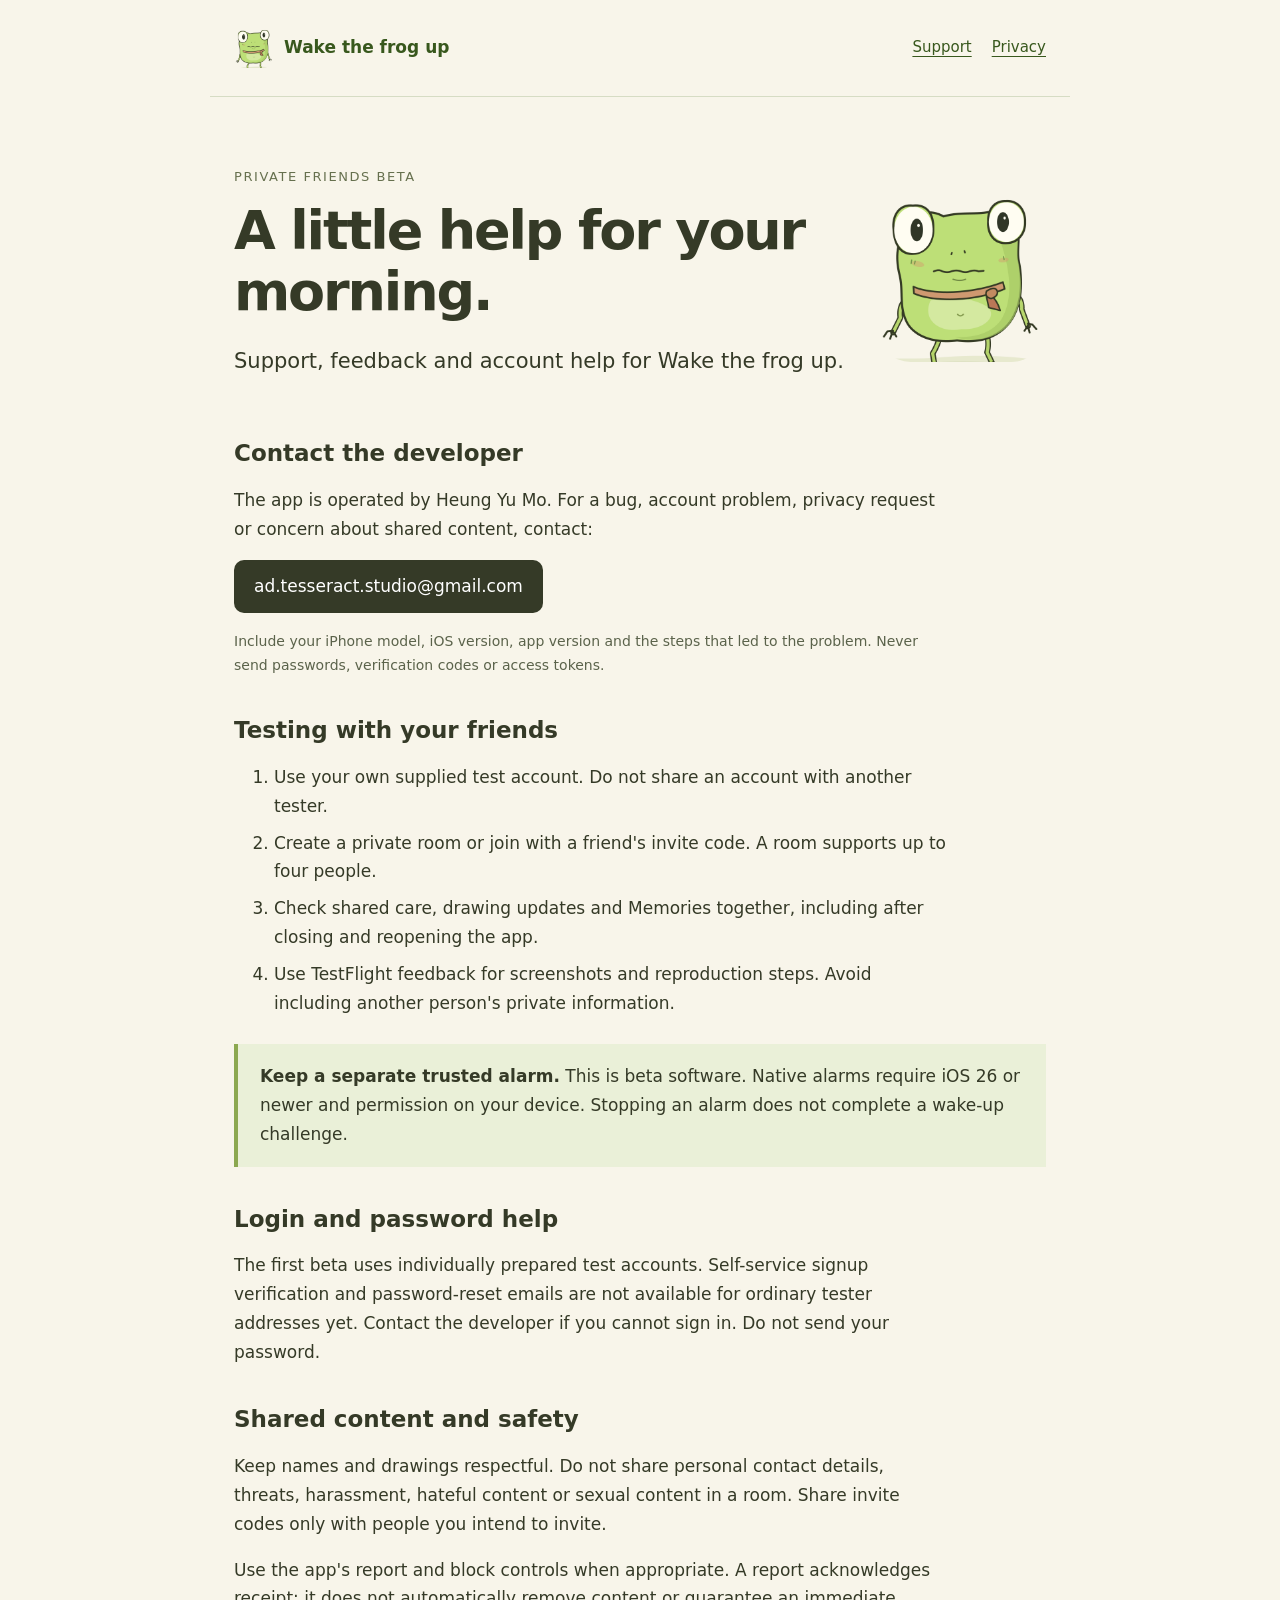
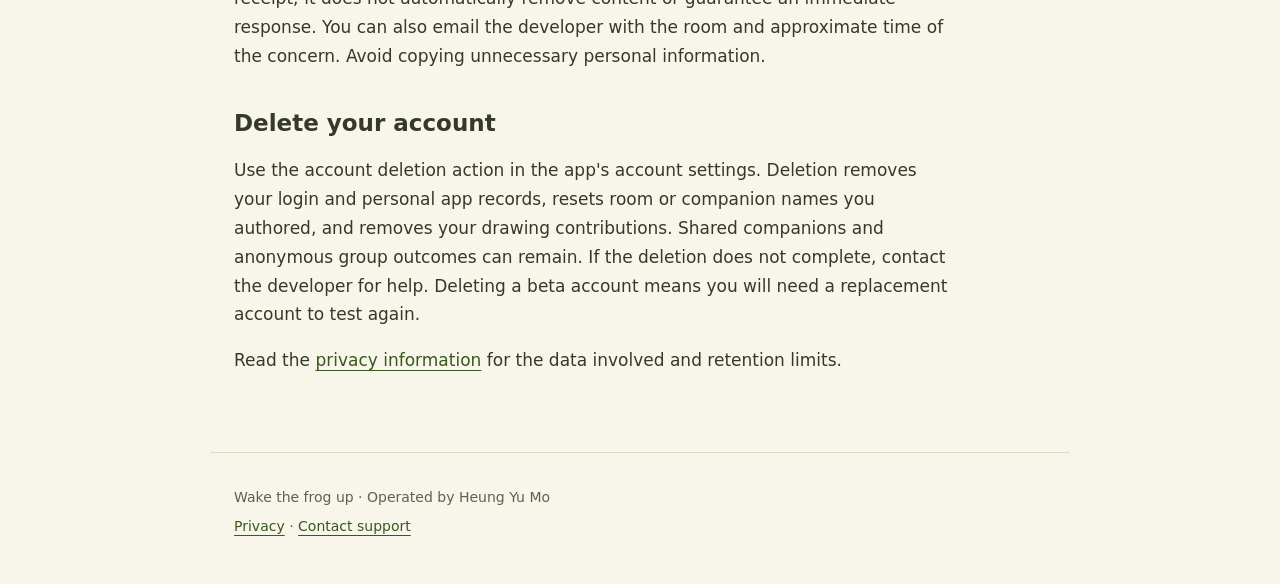
<file: index.html>
<!doctype html><html lang="en"><head><meta charset="utf-8"><meta name="viewport" content="width=device-width,initial-scale=1"><meta name="description" content="Support for the Wake the frog up private friends beta. Contact the developer, report a problem, and understand testing limitations."><title>Support — Wake the frog up</title><link rel="stylesheet" href="style.css"></head><body>
<header><a class="brand" href="./"><img src="frog.png" alt="">Wake the frog up</a><nav aria-label="Main navigation"><a href="./" aria-current="page">Support</a><a href="privacy.html">Privacy</a></nav></header>
<main><div class="hero"><div><p class="eyebrow">Private friends beta</p><h1>A little help for your morning.</h1><p class="lead">Support, feedback and account help for Wake the frog up.</p></div><img src="frog.png" alt="Dodo, the shared green frog"></div>
<h2>Contact the developer</h2><p>The app is operated by Heung Yu Mo. For a bug, account problem, privacy request or concern about shared content, contact:</p><p><a class="contact" href="mailto:ad.tesseract.studio@gmail.com">ad.tesseract.studio@gmail.com</a></p><p class="small">Include your iPhone model, iOS version, app version and the steps that led to the problem. Never send passwords, verification codes or access tokens.</p>
<h2>Testing with your friends</h2><ol><li>Use your own supplied test account. Do not share an account with another tester.</li><li>Create a private room or join with a friend's invite code. A room supports up to four people.</li><li>Check shared care, drawing updates and Memories together, including after closing and reopening the app.</li><li>Use TestFlight feedback for screenshots and reproduction steps. Avoid including another person's private information.</li></ol>
<div class="notice"><strong>Keep a separate trusted alarm.</strong> This is beta software. Native alarms require iOS 26 or newer and permission on your device. Stopping an alarm does not complete a wake-up challenge.</div>
<h2>Login and password help</h2><p>The first beta uses individually prepared test accounts. Self-service signup verification and password-reset emails are not available for ordinary tester addresses yet. Contact the developer if you cannot sign in. Do not send your password.</p>
<h2>Shared content and safety</h2><p>Keep names and drawings respectful. Do not share personal contact details, threats, harassment, hateful content or sexual content in a room. Share invite codes only with people you intend to invite.</p><p>Use the app's report and block controls when appropriate. A report acknowledges receipt; it does not automatically remove content or guarantee an immediate response. You can also email the developer with the room and approximate time of the concern. Avoid copying unnecessary personal information.</p>
<h2>Delete your account</h2><p>Use the account deletion action in the app's account settings. Deletion removes your login and personal app records, resets room or companion names you authored, and removes your drawing contributions. Shared companions and anonymous group outcomes can remain. If the deletion does not complete, contact the developer for help. Deleting a beta account means you will need a replacement account to test again.</p><p>Read the <a href="privacy.html">privacy information</a> for the data involved and retention limits.</p>
</main><footer><p>Wake the frog up · Operated by Heung Yu Mo</p><p><a href="privacy.html">Privacy</a> · <a href="mailto:ad.tesseract.studio@gmail.com">Contact support</a></p></footer></body></html>
</file>
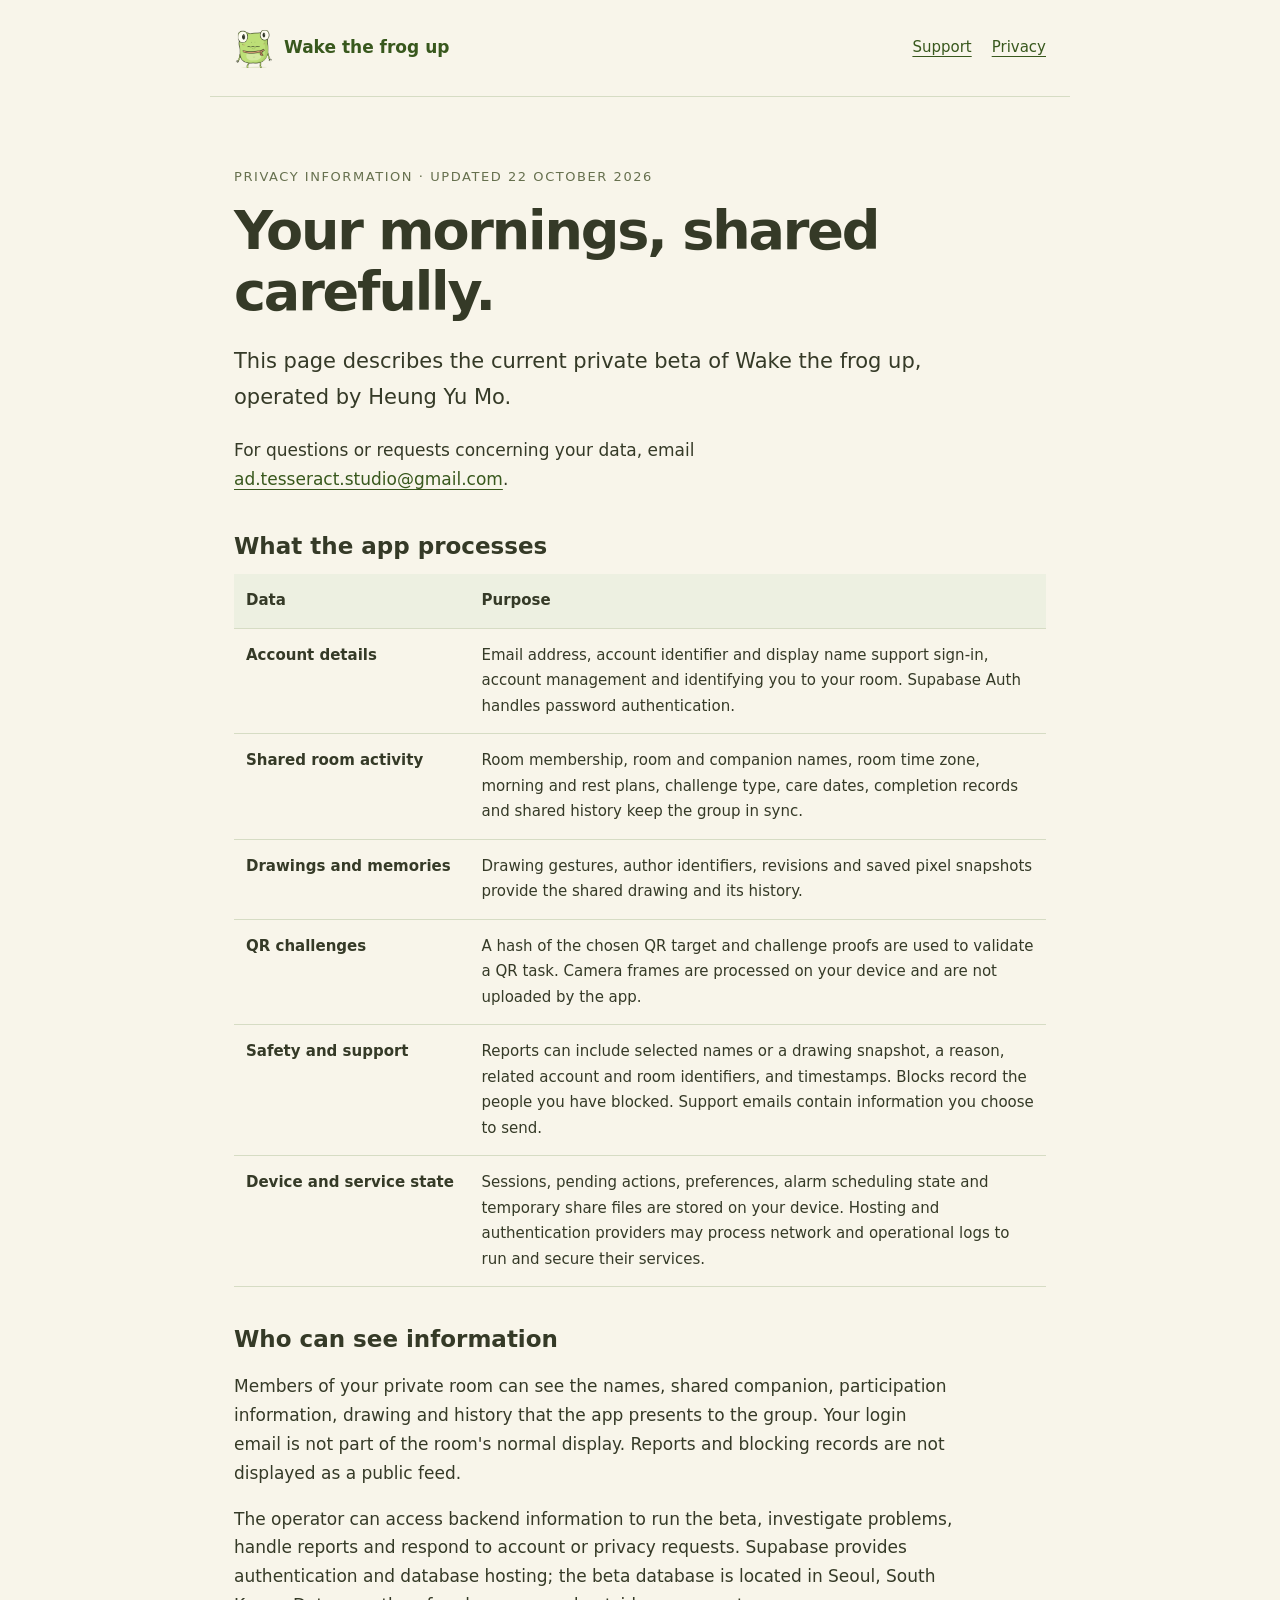
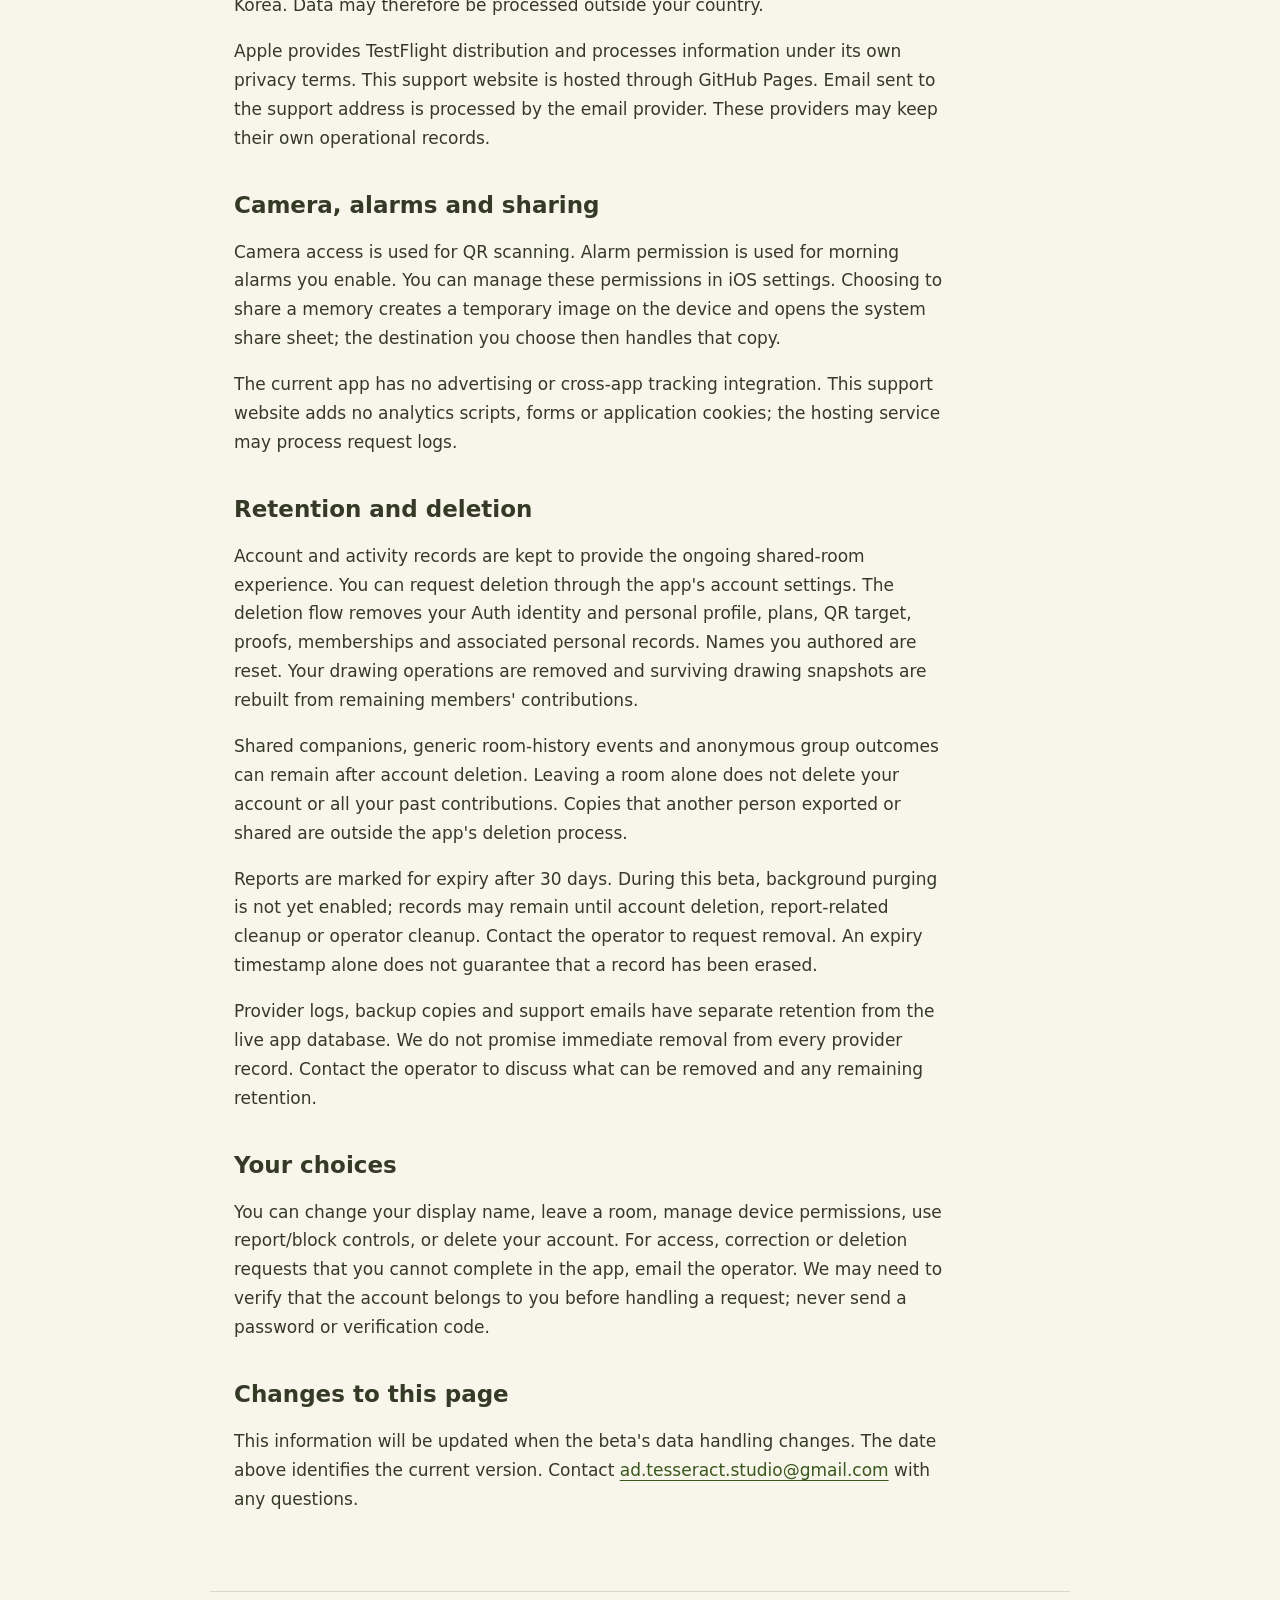
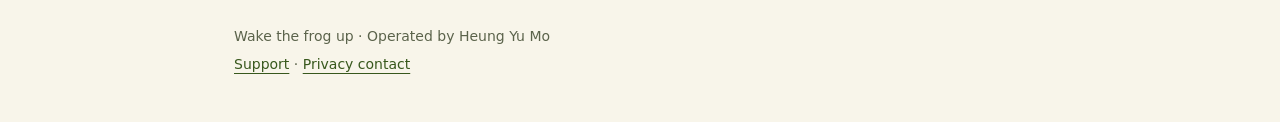
<file: privacy.html>
<!doctype html><html lang="en"><head><meta charset="utf-8"><meta name="viewport" content="width=device-width,initial-scale=1"><meta name="description" content="Privacy information for Wake the frog up: account data, shared rooms and drawings, camera use, account deletion, and support contact."><title>Privacy — Wake the frog up</title><link rel="stylesheet" href="style.css"></head><body>
<header><a class="brand" href="./"><img src="frog.png" alt="">Wake the frog up</a><nav aria-label="Main navigation"><a href="./">Support</a><a href="privacy.html" aria-current="page">Privacy</a></nav></header>
<main><p class="eyebrow">Privacy information · Updated 22 October 2026</p><h1>Your mornings, shared carefully.</h1><p class="lead">This page describes the current private beta of Wake the frog up, operated by Heung Yu Mo.</p><p>For questions or requests concerning your data, email <a href="mailto:ad.tesseract.studio@gmail.com">ad.tesseract.studio@gmail.com</a>.</p>
<h2>What the app processes</h2><table><thead><tr><th scope="col">Data</th><th scope="col">Purpose</th></tr></thead><tbody>
<tr><td>Account details</td><td>Email address, account identifier and display name support sign-in, account management and identifying you to your room. Supabase Auth handles password authentication.</td></tr>
<tr><td>Shared room activity</td><td>Room membership, room and companion names, room time zone, morning and rest plans, challenge type, care dates, completion records and shared history keep the group in sync.</td></tr>
<tr><td>Drawings and memories</td><td>Drawing gestures, author identifiers, revisions and saved pixel snapshots provide the shared drawing and its history.</td></tr>
<tr><td>QR challenges</td><td>A hash of the chosen QR target and challenge proofs are used to validate a QR task. Camera frames are processed on your device and are not uploaded by the app.</td></tr>
<tr><td>Safety and support</td><td>Reports can include selected names or a drawing snapshot, a reason, related account and room identifiers, and timestamps. Blocks record the people you have blocked. Support emails contain information you choose to send.</td></tr>
<tr><td>Device and service state</td><td>Sessions, pending actions, preferences, alarm scheduling state and temporary share files are stored on your device. Hosting and authentication providers may process network and operational logs to run and secure their services.</td></tr>
</tbody></table>
<h2>Who can see information</h2><p>Members of your private room can see the names, shared companion, participation information, drawing and history that the app presents to the group. Your login email is not part of the room's normal display. Reports and blocking records are not displayed as a public feed.</p><p>The operator can access backend information to run the beta, investigate problems, handle reports and respond to account or privacy requests. Supabase provides authentication and database hosting; the beta database is located in Seoul, South Korea. Data may therefore be processed outside your country.</p><p>Apple provides TestFlight distribution and processes information under its own privacy terms. This support website is hosted through GitHub Pages. Email sent to the support address is processed by the email provider. These providers may keep their own operational records.</p>
<h2>Camera, alarms and sharing</h2><p>Camera access is used for QR scanning. Alarm permission is used for morning alarms you enable. You can manage these permissions in iOS settings. Choosing to share a memory creates a temporary image on the device and opens the system share sheet; the destination you choose then handles that copy.</p><p>The current app has no advertising or cross-app tracking integration. This support website adds no analytics scripts, forms or application cookies; the hosting service may process request logs.</p>
<h2>Retention and deletion</h2><p>Account and activity records are kept to provide the ongoing shared-room experience. You can request deletion through the app's account settings. The deletion flow removes your Auth identity and personal profile, plans, QR target, proofs, memberships and associated personal records. Names you authored are reset. Your drawing operations are removed and surviving drawing snapshots are rebuilt from remaining members' contributions.</p><p>Shared companions, generic room-history events and anonymous group outcomes can remain after account deletion. Leaving a room alone does not delete your account or all your past contributions. Copies that another person exported or shared are outside the app's deletion process.</p><p>Reports are marked for expiry after 30 days. During this beta, background purging is not yet enabled; records may remain until account deletion, report-related cleanup or operator cleanup. Contact the operator to request removal. An expiry timestamp alone does not guarantee that a record has been erased.</p><p>Provider logs, backup copies and support emails have separate retention from the live app database. We do not promise immediate removal from every provider record. Contact the operator to discuss what can be removed and any remaining retention.</p>
<h2>Your choices</h2><p>You can change your display name, leave a room, manage device permissions, use report/block controls, or delete your account. For access, correction or deletion requests that you cannot complete in the app, email the operator. We may need to verify that the account belongs to you before handling a request; never send a password or verification code.</p>
<h2>Changes to this page</h2><p>This information will be updated when the beta's data handling changes. The date above identifies the current version. Contact <a href="mailto:ad.tesseract.studio@gmail.com">ad.tesseract.studio@gmail.com</a> with any questions.</p></main>
<footer><p>Wake the frog up · Operated by Heung Yu Mo</p><p><a href="./">Support</a> · <a href="mailto:ad.tesseract.studio@gmail.com">Privacy contact</a></p></footer></body></html>
</file>
<file: style.css>
:root{color-scheme:light;--paper:#f8f5ea;--ink:#353a27;--line:#d6dcc4;--leaf:#c3df80}*{box-sizing:border-box}body{margin:0;background:var(--paper);color:var(--ink);font:17px/1.7 system-ui,-apple-system,sans-serif}a{color:#38581d;text-underline-offset:4px}a:focus-visible{outline:3px solid #718f3f;outline-offset:4px}header,main,footer{max-width:860px;margin:auto;padding:28px 24px}header{display:flex;align-items:center;justify-content:space-between;gap:20px;border-bottom:1px solid var(--line)}.brand{font-weight:750;text-decoration:none}.brand img{width:40px;height:40px;vertical-align:middle;margin-right:10px;border-radius:12px}nav{display:flex;gap:20px;font-size:15px}main{padding-top:56px;padding-bottom:60px}.eyebrow{font-size:13px;letter-spacing:.12em;text-transform:uppercase;color:#66704e}h1{font-size:clamp(34px,6vw,54px);line-height:1.12;letter-spacing:-.04em;margin:12px 0 22px}h2{font-size:23px;line-height:1.3;margin:38px 0 12px}p,ul,ol{max-width:720px}li{margin:8px 0}.lead{font-size:21px}.notice{padding:18px 22px;background:#eaf0d8;border-left:4px solid #8ca850;margin:26px 0}.contact{display:inline-block;padding:12px 20px;background:var(--ink);color:#fff;border-radius:10px;text-decoration:none;overflow-wrap:anywhere}.hero{display:grid;grid-template-columns:1fr 170px;gap:25px;align-items:center}.hero img{width:100%;border-radius:35px}.small,footer{font-size:14px;color:#5b634b}footer{border-top:1px solid var(--line);padding-bottom:40px}footer p{margin:5px 0}table{border-collapse:collapse;width:100%;font-size:15px}td,th{text-align:left;vertical-align:top;padding:14px 12px;border-bottom:1px solid var(--line)}th{background:#edf0e1}td:first-child{width:29%;font-weight:650}@media(max-width:560px){header{align-items:flex-start;flex-direction:column;gap:12px}.hero{grid-template-columns:1fr}.hero img{width:105px;grid-row:1}main{padding-top:32px}td,th{padding:12px 6px}nav{gap:24px}}
</file>
